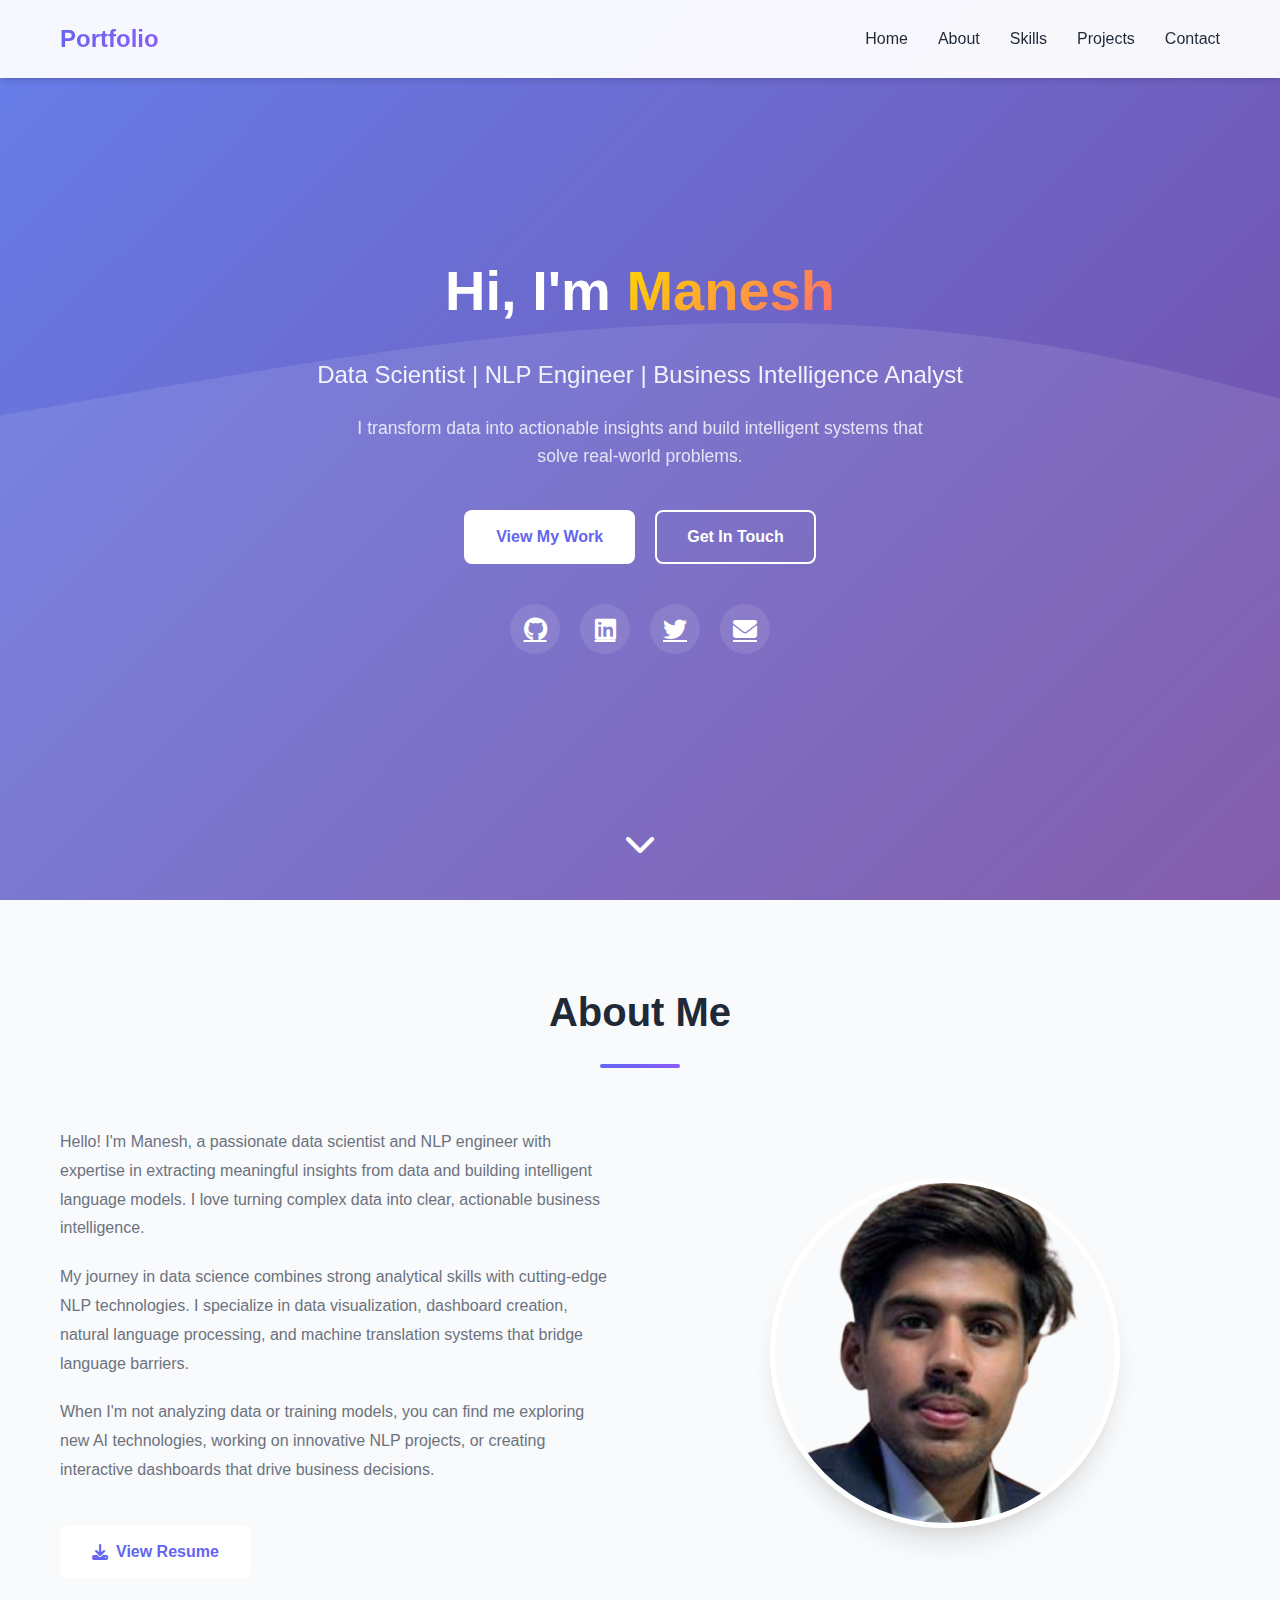
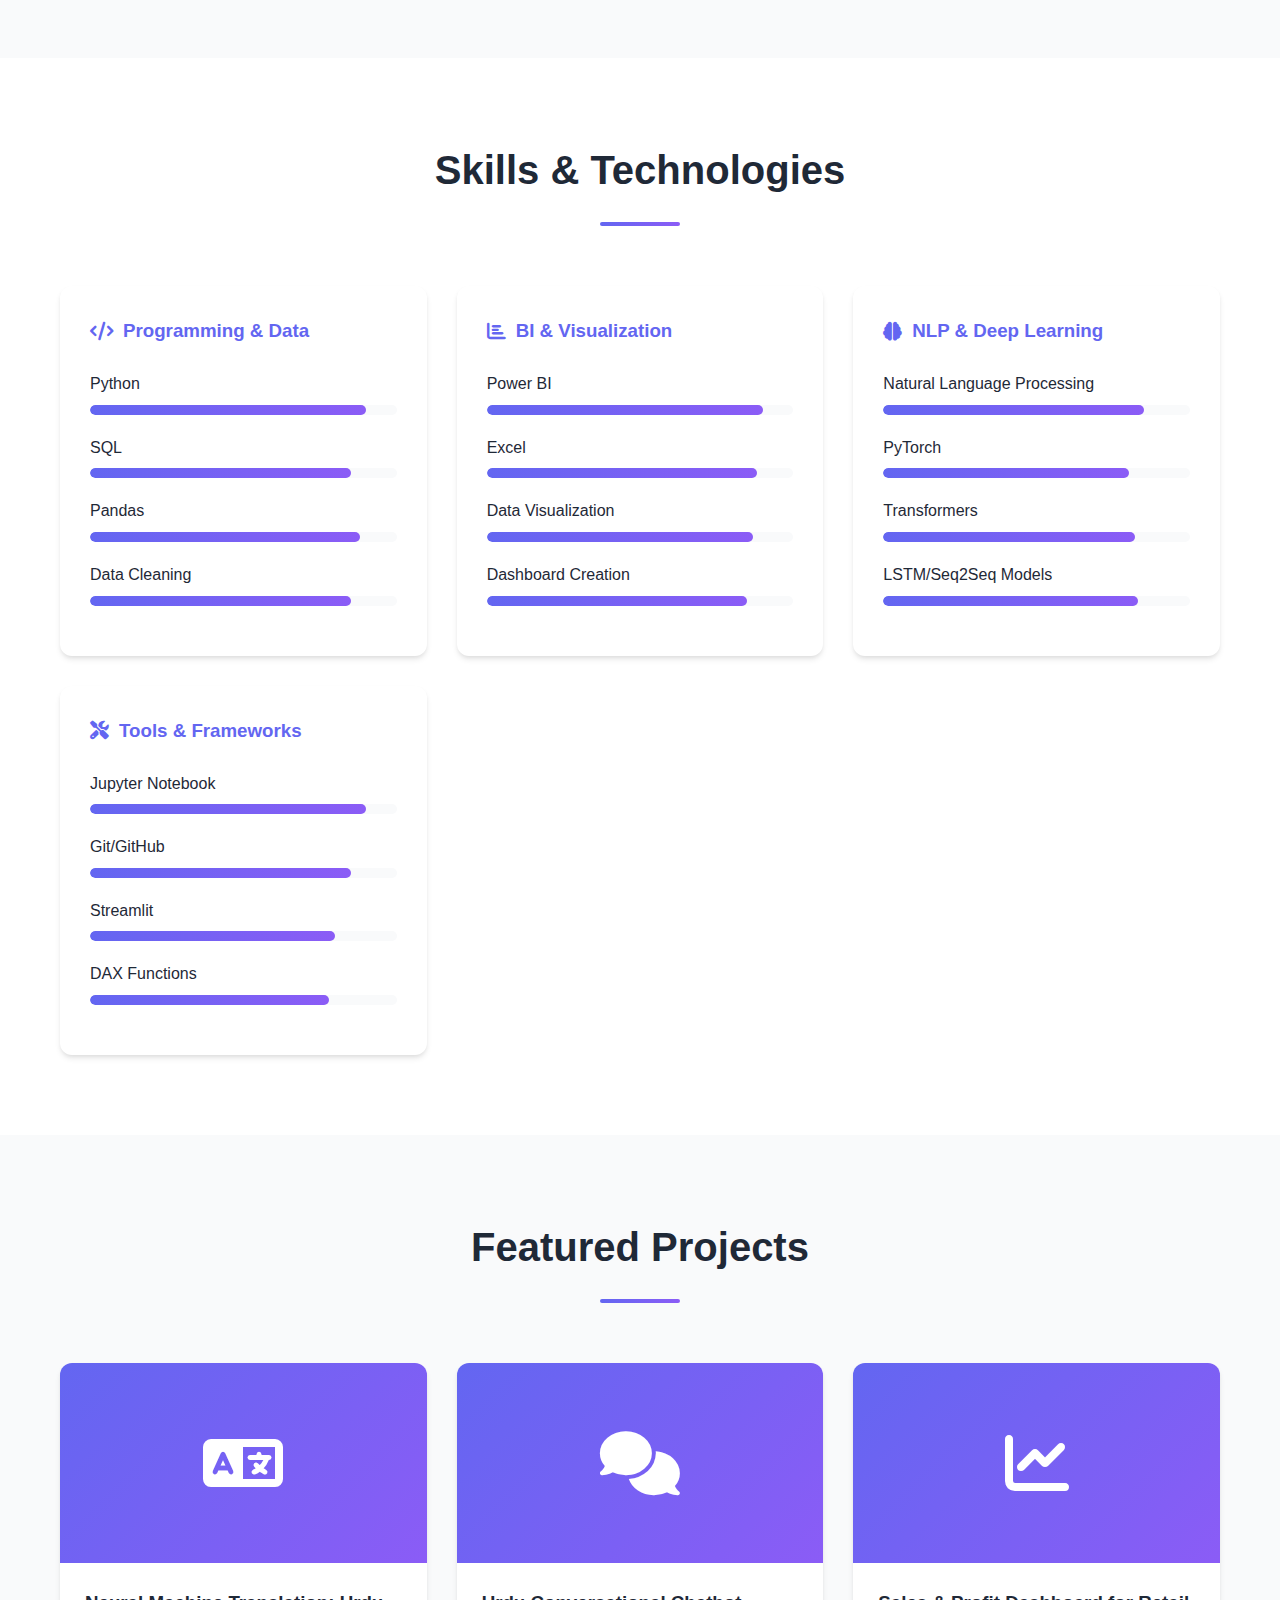
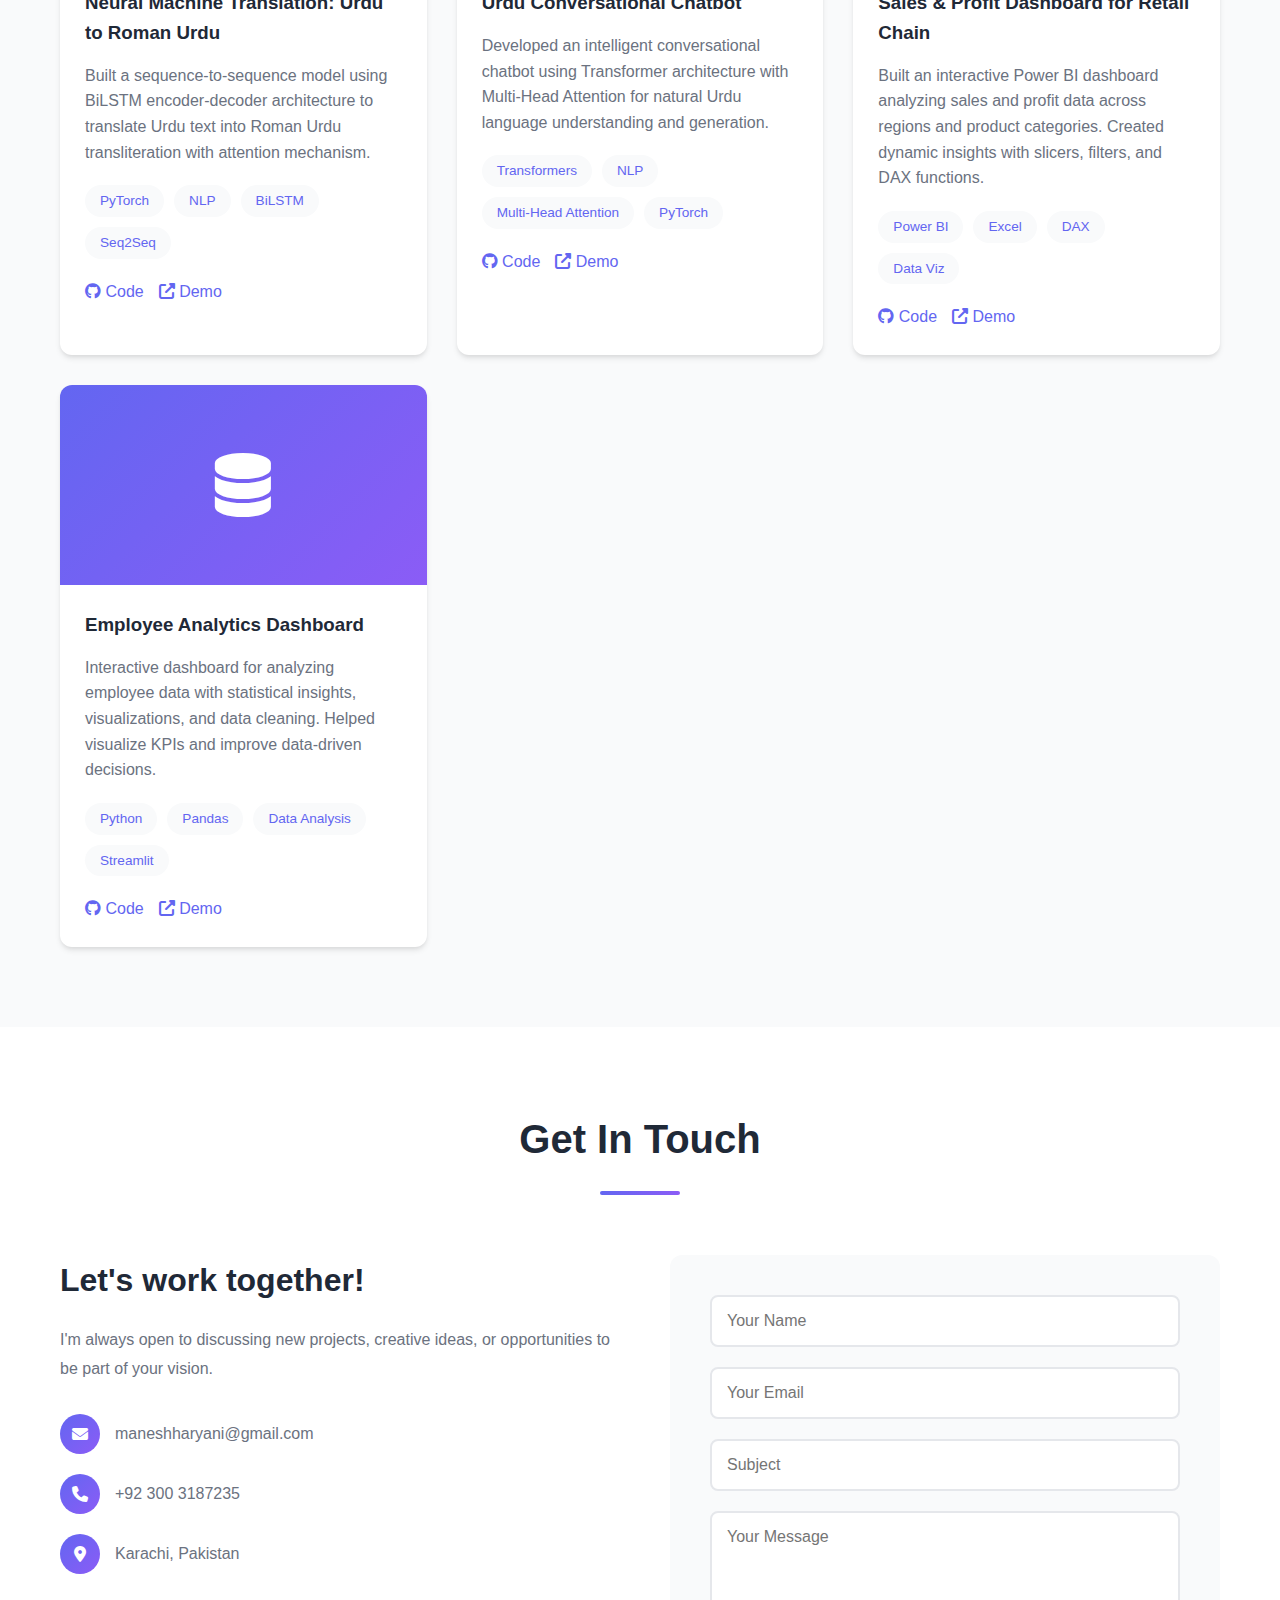
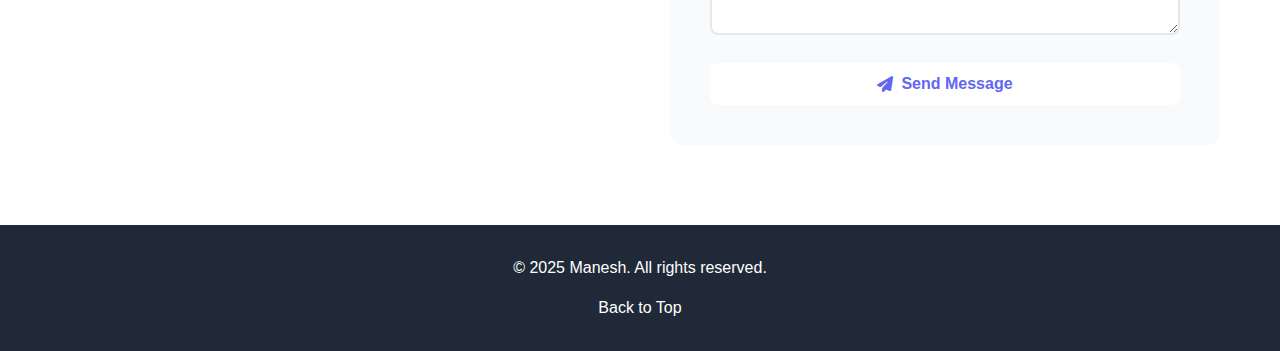
<file: index.html>
<!DOCTYPE html>
<html lang="en">
<head>
    <meta charset="UTF-8">
    <meta name="viewport" content="width=device-width, initial-scale=1.0">
    <meta name="description" content="Professional Portfolio - Showcasing projects and skills">
    <title>My Portfolio</title>
    <link rel="stylesheet" href="css/style.css">
    <link rel="stylesheet" href="https://cdnjs.cloudflare.com/ajax/libs/font-awesome/6.4.0/css/all.min.css">
</head>
<body>
    <!-- Navigation -->
    <nav class="navbar" id="navbar">
        <div class="container">
            <div class="logo">
                <a href="#home">Portfolio</a>
            </div>
            <ul class="nav-menu" id="nav-menu">
                <li><a href="#home" class="nav-link">Home</a></li>
                <li><a href="#about" class="nav-link">About</a></li>
                <li><a href="#skills" class="nav-link">Skills</a></li>
                <li><a href="#projects" class="nav-link">Projects</a></li>
                <li><a href="#contact" class="nav-link">Contact</a></li>
            </ul>
            <div class="hamburger" id="hamburger">
                <span class="bar"></span>
                <span class="bar"></span>
                <span class="bar"></span>
            </div>
        </div>
    </nav>

    <!-- Hero Section -->
    <section class="hero" id="home">
        <div class="container">
            <div class="hero-content">
                <h1 class="hero-title">Hi, I'm <span class="highlight">Manesh</span></h1>
                <p class="hero-subtitle">Data Scientist | NLP Engineer | Business Intelligence Analyst</p>
                <p class="hero-description">
                    I transform data into actionable insights and build intelligent systems that solve real-world problems.
                </p>
                <div class="hero-buttons">
                    <a href="#projects" class="btn btn-primary">View My Work</a>
                    <a href="#contact" class="btn btn-secondary">Get In Touch</a>
                </div>
                <div class="social-links">
                    <a href="https://github.com/manesh230" target="_blank" aria-label="GitHub">
                        <i class="fab fa-github"></i>
                    </a>
                    <a href="https://linkedin.com/in/manesh" target="_blank" aria-label="LinkedIn">
                        <i class="fab fa-linkedin"></i>
                    </a>
                    <a href="https://twitter.com/manesh" target="_blank" aria-label="Twitter">
                        <i class="fab fa-twitter"></i>
                    </a>
                    <a href="mailto:maneshharyani@gmail.com" aria-label="Email">
                        <i class="fas fa-envelope"></i>
                    </a>
                </div>
            </div>
        </div>
        <div class="scroll-down">
            <a href="#about">
                <i class="fas fa-chevron-down"></i>
            </a>
        </div>
    </section>

    <!-- About Section -->
    <section class="about" id="about">
        <div class="container">
            <h2 class="section-title">About Me</h2>
            <div class="about-content">
                <div class="about-text">
                    <p>
                        Hello! I'm Manesh, a passionate data scientist and NLP engineer with expertise in 
                        extracting meaningful insights from data and building intelligent language models. 
                        I love turning complex data into clear, actionable business intelligence.
                    </p>
                    <p>
                        My journey in data science combines strong analytical skills with cutting-edge NLP 
                        technologies. I specialize in data visualization, dashboard creation, natural language 
                        processing, and machine translation systems that bridge language barriers.
                    </p>
                    <p>
                        When I'm not analyzing data or training models, you can find me exploring new AI 
                        technologies, working on innovative NLP projects, or creating interactive dashboards 
                        that drive business decisions.
                    </p>
                    <a href="resume.html" class="btn btn-primary" target="_blank" rel="noopener noreferrer">
                        <i class="fas fa-download"></i> View Resume
                    </a>
                </div>
                <div class="about-image">
                    <img src="assets/images/profile.png" alt="Manesh - Data Scientist & NLP Engineer">
                </div>
            </div>
        </div>
    </section>

    <!-- Skills Section -->
    <section class="skills" id="skills">
        <div class="container">
            <h2 class="section-title">Skills & Technologies</h2>
            <div class="skills-grid">
                <!-- Programming & Data -->
                <div class="skill-category">
                    <h3><i class="fas fa-code"></i> Programming & Data</h3>
                    <div class="skill-items">
                        <div class="skill-item">
                            <span class="skill-name">Python</span>
                            <div class="skill-bar">
                                <div class="skill-progress" style="width: 90%"></div>
                            </div>
                        </div>
                        <div class="skill-item">
                            <span class="skill-name">SQL</span>
                            <div class="skill-bar">
                                <div class="skill-progress" style="width: 85%"></div>
                            </div>
                        </div>
                        <div class="skill-item">
                            <span class="skill-name">Pandas</span>
                            <div class="skill-bar">
                                <div class="skill-progress" style="width: 88%"></div>
                            </div>
                        </div>
                        <div class="skill-item">
                            <span class="skill-name">Data Cleaning</span>
                            <div class="skill-bar">
                                <div class="skill-progress" style="width: 85%"></div>
                            </div>
                        </div>
                    </div>
                </div>

                <!-- BI & Visualization -->
                <div class="skill-category">
                    <h3><i class="fas fa-chart-bar"></i> BI & Visualization</h3>
                    <div class="skill-items">
                        <div class="skill-item">
                            <span class="skill-name">Power BI</span>
                            <div class="skill-bar">
                                <div class="skill-progress" style="width: 90%"></div>
                            </div>
                        </div>
                        <div class="skill-item">
                            <span class="skill-name">Excel</span>
                            <div class="skill-bar">
                                <div class="skill-progress" style="width: 88%"></div>
                            </div>
                        </div>
                        <div class="skill-item">
                            <span class="skill-name">Data Visualization</span>
                            <div class="skill-bar">
                                <div class="skill-progress" style="width: 87%"></div>
                            </div>
                        </div>
                        <div class="skill-item">
                            <span class="skill-name">Dashboard Creation</span>
                            <div class="skill-bar">
                                <div class="skill-progress" style="width: 85%"></div>
                            </div>
                        </div>
                    </div>
                </div>

                <!-- NLP & Deep Learning -->
                <div class="skill-category">
                    <h3><i class="fas fa-brain"></i> NLP & Deep Learning</h3>
                    <div class="skill-items">
                        <div class="skill-item">
                            <span class="skill-name">Natural Language Processing</span>
                            <div class="skill-bar">
                                <div class="skill-progress" style="width: 85%"></div>
                            </div>
                        </div>
                        <div class="skill-item">
                            <span class="skill-name">PyTorch</span>
                            <div class="skill-bar">
                                <div class="skill-progress" style="width: 80%"></div>
                            </div>
                        </div>
                        <div class="skill-item">
                            <span class="skill-name">Transformers</span>
                            <div class="skill-bar">
                                <div class="skill-progress" style="width: 82%"></div>
                            </div>
                        </div>
                        <div class="skill-item">
                            <span class="skill-name">LSTM/Seq2Seq Models</span>
                            <div class="skill-bar">
                                <div class="skill-progress" style="width: 83%"></div>
                            </div>
                        </div>
                    </div>
                </div>

                <!-- Tools & Frameworks -->
                <div class="skill-category">
                    <h3><i class="fas fa-tools"></i> Tools & Frameworks</h3>
                    <div class="skill-items">
                        <div class="skill-item">
                            <span class="skill-name">Jupyter Notebook</span>
                            <div class="skill-bar">
                                <div class="skill-progress" style="width: 90%"></div>
                            </div>
                        </div>
                        <div class="skill-item">
                            <span class="skill-name">Git/GitHub</span>
                            <div class="skill-bar">
                                <div class="skill-progress" style="width: 85%"></div>
                            </div>
                        </div>
                        <div class="skill-item">
                            <span class="skill-name">Streamlit</span>
                            <div class="skill-bar">
                                <div class="skill-progress" style="width: 80%"></div>
                            </div>
                        </div>
                        <div class="skill-item">
                            <span class="skill-name">DAX Functions</span>
                            <div class="skill-bar">
                                <div class="skill-progress" style="width: 78%"></div>
                            </div>
                        </div>
                    </div>
                </div>
            </div>
        </div>
    </section>

    <!-- Projects Section -->
    <section class="projects" id="projects">
        <div class="container">
            <h2 class="section-title">Featured Projects</h2>
            <div class="projects-grid">
                <!-- Project 1 -->
                <div class="project-card">
                    <div class="project-image">
                        <i class="fas fa-language"></i>
                    </div>
                    <div class="project-content">
                        <h3>Neural Machine Translation: Urdu to Roman Urdu</h3>
                        <p>Built a sequence-to-sequence model using BiLSTM encoder-decoder architecture to translate Urdu text into Roman Urdu transliteration with attention mechanism.</p>
                        <div class="project-tags">
                            <span class="tag">PyTorch</span>
                            <span class="tag">NLP</span>
                            <span class="tag">BiLSTM</span>
                            <span class="tag">Seq2Seq</span>
                        </div>
                        <div class="project-links">
                            <a href="#" class="project-link"><i class="fab fa-github"></i> Code</a>
                            <a href="#" class="project-link"><i class="fas fa-external-link-alt"></i> Demo</a>
                        </div>
                    </div>
                </div>

                <!-- Project 2 -->
                <div class="project-card">
                    <div class="project-image">
                        <i class="fas fa-comments"></i>
                    </div>
                    <div class="project-content">
                        <h3>Urdu Conversational Chatbot</h3>
                        <p>Developed an intelligent conversational chatbot using Transformer architecture with Multi-Head Attention for natural Urdu language understanding and generation.</p>
                        <div class="project-tags">
                            <span class="tag">Transformers</span>
                            <span class="tag">NLP</span>
                            <span class="tag">Multi-Head Attention</span>
                            <span class="tag">PyTorch</span>
                        </div>
                        <div class="project-links">
                            <a href="#" class="project-link"><i class="fab fa-github"></i> Code</a>
                            <a href="#" class="project-link"><i class="fas fa-external-link-alt"></i> Demo</a>
                        </div>
                    </div>
                </div>

                <!-- Project 3 -->
                <div class="project-card">
                    <div class="project-image">
                        <i class="fas fa-chart-line"></i>
                    </div>
                    <div class="project-content">
                        <h3>Sales & Profit Dashboard for Retail Chain</h3>
                        <p>Built an interactive Power BI dashboard analyzing sales and profit data across regions and product categories. Created dynamic insights with slicers, filters, and DAX functions.</p>
                        <div class="project-tags">
                            <span class="tag">Power BI</span>
                            <span class="tag">Excel</span>
                            <span class="tag">DAX</span>
                            <span class="tag">Data Viz</span>
                        </div>
                        <div class="project-links">
                            <a href="#" class="project-link"><i class="fab fa-github"></i> Code</a>
                            <a href="#" class="project-link"><i class="fas fa-external-link-alt"></i> Demo</a>
                        </div>
                    </div>
                </div>

                <!-- Project 4 -->
                <div class="project-card">
                    <div class="project-image">
                        <i class="fas fa-database"></i>
                    </div>
                    <div class="project-content">
                        <h3>Employee Analytics Dashboard</h3>
                        <p>Interactive dashboard for analyzing employee data with statistical insights, visualizations, and data cleaning. Helped visualize KPIs and improve data-driven decisions.</p>
                        <div class="project-tags">
                            <span class="tag">Python</span>
                            <span class="tag">Pandas</span>
                            <span class="tag">Data Analysis</span>
                            <span class="tag">Streamlit</span>
                        </div>
                        <div class="project-links">
                            <a href="#" class="project-link"><i class="fab fa-github"></i> Code</a>
                            <a href="#" class="project-link"><i class="fas fa-external-link-alt"></i> Demo</a>
                        </div>
                    </div>
                </div>
            </div>
        </div>
    </section>

    <!-- Contact Section -->
    <section class="contact" id="contact">
        <div class="container">
            <h2 class="section-title">Get In Touch</h2>
            <div class="contact-content">
                <div class="contact-info">
                    <h3>Let's work together!</h3>
                    <p>
                        I'm always open to discussing new projects, creative ideas, or opportunities to be part of your vision.
                    </p>
                    <div class="contact-details">
                        <div class="contact-item">
                            <i class="fas fa-envelope"></i>
                            <a href="mailto:maneshharyani@gmail.com">maneshharyani@gmail.com</a>
                        </div>
                        <div class="contact-item">
                            <i class="fas fa-phone"></i>
                            <a href="tel:+923003187235">+92 300 3187235</a>
                        </div>
                        <div class="contact-item">
                            <i class="fas fa-map-marker-alt"></i>
                            <span>Karachi, Pakistan</span>
                        </div>
                    </div>
                </div>
                <form class="contact-form" id="contact-form" action="https://api.web3forms.com/submit" method="POST">
                    <input type="hidden" name="access_key" value="669bd487-63b4-44ed-95ee-afeb79095a8a">
                    <input type="hidden" name="subject" value="New Contact from Portfolio Website">
                    
                    <div class="form-group">
                        <input type="text" name="name" placeholder="Your Name" required>
                    </div>
                    <div class="form-group">
                        <input type="email" name="email" placeholder="Your Email" required>
                    </div>
                    <div class="form-group">
                        <input type="text" name="subject_line" placeholder="Subject" required>
                    </div>
                    <div class="form-group">
                        <textarea name="message" rows="5" placeholder="Your Message" required></textarea>
                    </div>
                    <button type="submit" class="btn btn-primary">
                        <i class="fas fa-paper-plane"></i> Send Message
                    </button>
                </form>
            </div>
        </div>
    </section>

    <!-- Footer -->
    <footer class="footer">
        <div class="container">
            <p>&copy; 2025 Manesh. All rights reserved.</p>
            <div class="footer-links">
                <a href="#home">Back to Top</a>
            </div>
        </div>
    </footer>

    <script src="js/script.js"></script>
</body>
</html>
</file>
<file: css/style.css>
/* ======================
   CSS Variables
   ====================== */
:root {
    --primary-color: #6366f1;
    --secondary-color: #8b5cf6;
    --accent-color: #ec4899;
    --text-color: #1f2937;
    --text-light: #6b7280;
    --bg-color: #ffffff;
    --bg-secondary: #f9fafb;
    --border-color: #e5e7eb;
    --shadow: 0 4px 6px -1px rgba(0, 0, 0, 0.1), 0 2px 4px -1px rgba(0, 0, 0, 0.06);
    --shadow-lg: 0 20px 25px -5px rgba(0, 0, 0, 0.1), 0 10px 10px -5px rgba(0, 0, 0, 0.04);
    --transition: all 0.3s ease;
}

/* ======================
   Reset & Base Styles
   ====================== */
* {
    margin: 0;
    padding: 0;
    box-sizing: border-box;
}

html {
    scroll-behavior: smooth;
}

body {
    font-family: 'Segoe UI', Tahoma, Geneva, Verdana, sans-serif;
    line-height: 1.6;
    color: var(--text-color);
    background-color: var(--bg-color);
}

.container {
    max-width: 1200px;
    margin: 0 auto;
    padding: 0 20px;
}

section {
    padding: 80px 0;
}

.section-title {
    font-size: 2.5rem;
    text-align: center;
    margin-bottom: 60px;
    color: var(--text-color);
    position: relative;
}

.section-title::after {
    content: '';
    display: block;
    width: 80px;
    height: 4px;
    background: linear-gradient(to right, var(--primary-color), var(--secondary-color));
    margin: 20px auto 0;
    border-radius: 2px;
}

/* ======================
   Navigation
   ====================== */
.navbar {
    position: fixed;
    top: 0;
    left: 0;
    right: 0;
    background-color: rgba(255, 255, 255, 0.95);
    backdrop-filter: blur(10px);
    box-shadow: var(--shadow);
    z-index: 1000;
    transition: var(--transition);
}

.navbar .container {
    display: flex;
    justify-content: space-between;
    align-items: center;
    padding: 20px;
}

.logo a {
    font-size: 1.5rem;
    font-weight: bold;
    background: linear-gradient(135deg, var(--primary-color), var(--secondary-color));
    -webkit-background-clip: text;
    -webkit-text-fill-color: transparent;
    background-clip: text;
    text-decoration: none;
}

.nav-menu {
    display: flex;
    list-style: none;
    gap: 30px;
}

.nav-link {
    color: var(--text-color);
    text-decoration: none;
    font-weight: 500;
    transition: var(--transition);
    position: relative;
}

.nav-link::after {
    content: '';
    position: absolute;
    bottom: -5px;
    left: 0;
    width: 0;
    height: 2px;
    background: var(--primary-color);
    transition: var(--transition);
}

.nav-link:hover {
    color: var(--primary-color);
}

.nav-link:hover::after {
    width: 100%;
}

.hamburger {
    display: none;
    flex-direction: column;
    cursor: pointer;
    gap: 5px;
}

.hamburger .bar {
    width: 25px;
    height: 3px;
    background-color: var(--text-color);
    transition: var(--transition);
    border-radius: 2px;
}

/* ======================
   Hero Section
   ====================== */
.hero {
    min-height: 100vh;
    display: flex;
    align-items: center;
    justify-content: center;
    background: linear-gradient(135deg, #667eea 0%, #764ba2 100%);
    color: white;
    position: relative;
    padding-top: 80px;
}

.hero::before {
    content: '';
    position: absolute;
    top: 0;
    left: 0;
    right: 0;
    bottom: 0;
    background: url('data:image/svg+xml,<svg xmlns="http://www.w3.org/2000/svg" viewBox="0 0 1440 320"><path fill="%23ffffff" fill-opacity="0.1" d="M0,96L48,112C96,128,192,160,288,165.3C384,171,480,149,576,133.3C672,117,768,107,864,122.7C960,139,1056,181,1152,181.3C1248,181,1344,139,1392,117.3L1440,96L1440,320L1392,320C1344,320,1248,320,1152,320C1056,320,960,320,864,320C768,320,672,320,576,320C480,320,384,320,288,320C192,320,96,320,48,320L0,320Z"></path></svg>') bottom center no-repeat;
    background-size: cover;
}

.hero-content {
    text-align: center;
    position: relative;
    z-index: 1;
}

.hero-title {
    font-size: 3.5rem;
    margin-bottom: 20px;
    animation: fadeInUp 1s ease;
}

.highlight {
    background: linear-gradient(135deg, #ffd700, #ff6b6b);
    -webkit-background-clip: text;
    -webkit-text-fill-color: transparent;
    background-clip: text;
}

.hero-subtitle {
    font-size: 1.5rem;
    margin-bottom: 20px;
    opacity: 0.9;
    animation: fadeInUp 1s ease 0.2s both;
}

.hero-description {
    font-size: 1.1rem;
    max-width: 600px;
    margin: 0 auto 40px;
    opacity: 0.8;
    animation: fadeInUp 1s ease 0.4s both;
}

.hero-buttons {
    display: flex;
    gap: 20px;
    justify-content: center;
    margin-bottom: 40px;
    animation: fadeInUp 1s ease 0.6s both;
}

.btn {
    display: inline-flex;
    align-items: center;
    gap: 8px;
    padding: 12px 30px;
    text-decoration: none;
    border-radius: 8px;
    font-weight: 600;
    transition: var(--transition);
    border: 2px solid transparent;
}

.btn-primary {
    background-color: white;
    color: var(--primary-color);
}

.btn-primary:hover {
    transform: translateY(-2px);
    box-shadow: var(--shadow-lg);
}

.btn-secondary {
    background-color: transparent;
    color: white;
    border-color: white;
}

.btn-secondary:hover {
    background-color: white;
    color: var(--primary-color);
}

.social-links {
    display: flex;
    gap: 20px;
    justify-content: center;
    animation: fadeInUp 1s ease 0.8s both;
}

.social-links a {
    width: 50px;
    height: 50px;
    display: flex;
    align-items: center;
    justify-content: center;
    border-radius: 50%;
    background-color: rgba(255, 255, 255, 0.1);
    color: white;
    font-size: 1.5rem;
    transition: var(--transition);
}

.social-links a:hover {
    background-color: white;
    color: var(--primary-color);
    transform: translateY(-5px);
}

.scroll-down {
    position: absolute;
    bottom: 30px;
    left: 50%;
    transform: translateX(-50%);
    animation: bounce 2s infinite;
}

.scroll-down a {
    color: white;
    font-size: 2rem;
}

/* ======================
   About Section
   ====================== */
.about {
    background-color: var(--bg-secondary);
}

.about-content {
    display: grid;
    grid-template-columns: 1fr 1fr;
    gap: 60px;
    align-items: center;
}

.about-text p {
    margin-bottom: 20px;
    color: var(--text-light);
    line-height: 1.8;
}

.about-text .btn {
    margin-top: 20px;
}

.about-image {
    display: flex;
    justify-content: center;
    align-items: center;
}

.about-image img {
    width: 350px;
    height: 350px;
    border-radius: 50%;
    object-fit: cover;
    box-shadow: var(--shadow-lg);
    border: 5px solid white;
    transition: var(--transition);
}

.about-image img:hover {
    transform: scale(1.05);
    box-shadow: 0 25px 50px -12px rgba(0, 0, 0, 0.25);
}

.image-placeholder {
    width: 300px;
    height: 300px;
    border-radius: 50%;
    background: linear-gradient(135deg, var(--primary-color), var(--secondary-color));
    display: flex;
    align-items: center;
    justify-content: center;
    color: white;
    font-size: 8rem;
    box-shadow: var(--shadow-lg);
}

/* ======================
   Skills Section
   ====================== */
.skills-grid {
    display: grid;
    grid-template-columns: repeat(auto-fit, minmax(280px, 1fr));
    gap: 30px;
}

.skill-category {
    background-color: white;
    padding: 30px;
    border-radius: 12px;
    box-shadow: var(--shadow);
    transition: var(--transition);
}

.skill-category:hover {
    transform: translateY(-5px);
    box-shadow: var(--shadow-lg);
}

.skill-category h3 {
    margin-bottom: 25px;
    color: var(--primary-color);
    display: flex;
    align-items: center;
    gap: 10px;
}

.skill-item {
    margin-bottom: 20px;
}

.skill-name {
    display: block;
    margin-bottom: 8px;
    font-weight: 500;
    color: var(--text-color);
}

.skill-bar {
    height: 10px;
    background-color: var(--bg-secondary);
    border-radius: 5px;
    overflow: hidden;
}

.skill-progress {
    height: 100%;
    background: linear-gradient(to right, var(--primary-color), var(--secondary-color));
    border-radius: 5px;
    transition: width 1s ease;
}

/* ======================
   Projects Section
   ====================== */
.projects {
    background-color: var(--bg-secondary);
}

.projects-grid {
    display: grid;
    grid-template-columns: repeat(auto-fit, minmax(300px, 1fr));
    gap: 30px;
}

.project-card {
    background-color: white;
    border-radius: 12px;
    overflow: hidden;
    box-shadow: var(--shadow);
    transition: var(--transition);
}

.project-card:hover {
    transform: translateY(-10px);
    box-shadow: var(--shadow-lg);
}

.project-image {
    height: 200px;
    background: linear-gradient(135deg, var(--primary-color), var(--secondary-color));
    display: flex;
    align-items: center;
    justify-content: center;
    color: white;
    font-size: 4rem;
}

.project-content {
    padding: 25px;
}

.project-content h3 {
    margin-bottom: 15px;
    color: var(--text-color);
}

.project-content p {
    color: var(--text-light);
    margin-bottom: 20px;
    line-height: 1.6;
}

.project-tags {
    display: flex;
    flex-wrap: wrap;
    gap: 10px;
    margin-bottom: 20px;
}

.tag {
    padding: 5px 15px;
    background-color: var(--bg-secondary);
    border-radius: 20px;
    font-size: 0.85rem;
    color: var(--primary-color);
}

.project-links {
    display: flex;
    gap: 15px;
}

.project-link {
    color: var(--primary-color);
    text-decoration: none;
    font-weight: 500;
    transition: var(--transition);
}

.project-link:hover {
    color: var(--secondary-color);
}

/* ======================
   Contact Section
   ====================== */
.contact-content {
    display: grid;
    grid-template-columns: 1fr 1fr;
    gap: 60px;
}

.contact-info h3 {
    font-size: 2rem;
    margin-bottom: 20px;
    color: var(--text-color);
}

.contact-info p {
    color: var(--text-light);
    margin-bottom: 30px;
    line-height: 1.8;
}

.contact-details {
    display: flex;
    flex-direction: column;
    gap: 20px;
}

.contact-item {
    display: flex;
    align-items: center;
    gap: 15px;
    color: var(--text-light);
}

.contact-item i {
    width: 40px;
    height: 40px;
    display: flex;
    align-items: center;
    justify-content: center;
    background: linear-gradient(135deg, var(--primary-color), var(--secondary-color));
    color: white;
    border-radius: 50%;
}

.contact-item a {
    color: var(--text-light);
    text-decoration: none;
    transition: var(--transition);
}

.contact-item a:hover {
    color: var(--primary-color);
}

.contact-form {
    background-color: var(--bg-secondary);
    padding: 40px;
    border-radius: 12px;
}

.form-group {
    margin-bottom: 20px;
}

.form-group input,
.form-group textarea {
    width: 100%;
    padding: 15px;
    border: 2px solid var(--border-color);
    border-radius: 8px;
    font-family: inherit;
    font-size: 1rem;
    transition: var(--transition);
}

.form-group input:focus,
.form-group textarea:focus {
    outline: none;
    border-color: var(--primary-color);
}

.contact-form .btn {
    width: 100%;
    justify-content: center;
    cursor: pointer;
    border: none;
    font-size: 1rem;
}

/* ======================
   Footer
   ====================== */
.footer {
    background-color: var(--text-color);
    color: white;
    padding: 30px 0;
    text-align: center;
}

.footer-links {
    margin-top: 15px;
}

.footer-links a {
    color: white;
    text-decoration: none;
    transition: var(--transition);
}

.footer-links a:hover {
    color: var(--primary-color);
}

/* ======================
   Animations
   ====================== */
@keyframes fadeInUp {
    from {
        opacity: 0;
        transform: translateY(30px);
    }
    to {
        opacity: 1;
        transform: translateY(0);
    }
}

@keyframes bounce {
    0%, 20%, 50%, 80%, 100% {
        transform: translateX(-50%) translateY(0);
    }
    40% {
        transform: translateX(-50%) translateY(-10px);
    }
    60% {
        transform: translateX(-50%) translateY(-5px);
    }
}

/* ======================
   Responsive Design
   ====================== */
@media (max-width: 768px) {
    .hamburger {
        display: flex;
    }

    .nav-menu {
        position: fixed;
        left: -100%;
        top: 70px;
        flex-direction: column;
        background-color: white;
        width: 100%;
        text-align: center;
        transition: 0.3s;
        box-shadow: var(--shadow);
        padding: 20px 0;
    }

    .nav-menu.active {
        left: 0;
    }

    .hero-title {
        font-size: 2.5rem;
    }

    .hero-subtitle {
        font-size: 1.2rem;
    }

    .hero-buttons {
        flex-direction: column;
        align-items: center;
    }

    .about-content,
    .contact-content {
        grid-template-columns: 1fr;
    }

    .section-title {
        font-size: 2rem;
    }

    .skills-grid,
    .projects-grid {
        grid-template-columns: 1fr;
    }
}

@media (max-width: 480px) {
    .hero-title {
        font-size: 2rem;
    }

    .section-title {
        font-size: 1.75rem;
    }

    .contact-form {
        padding: 25px;
    }
}
</file>
